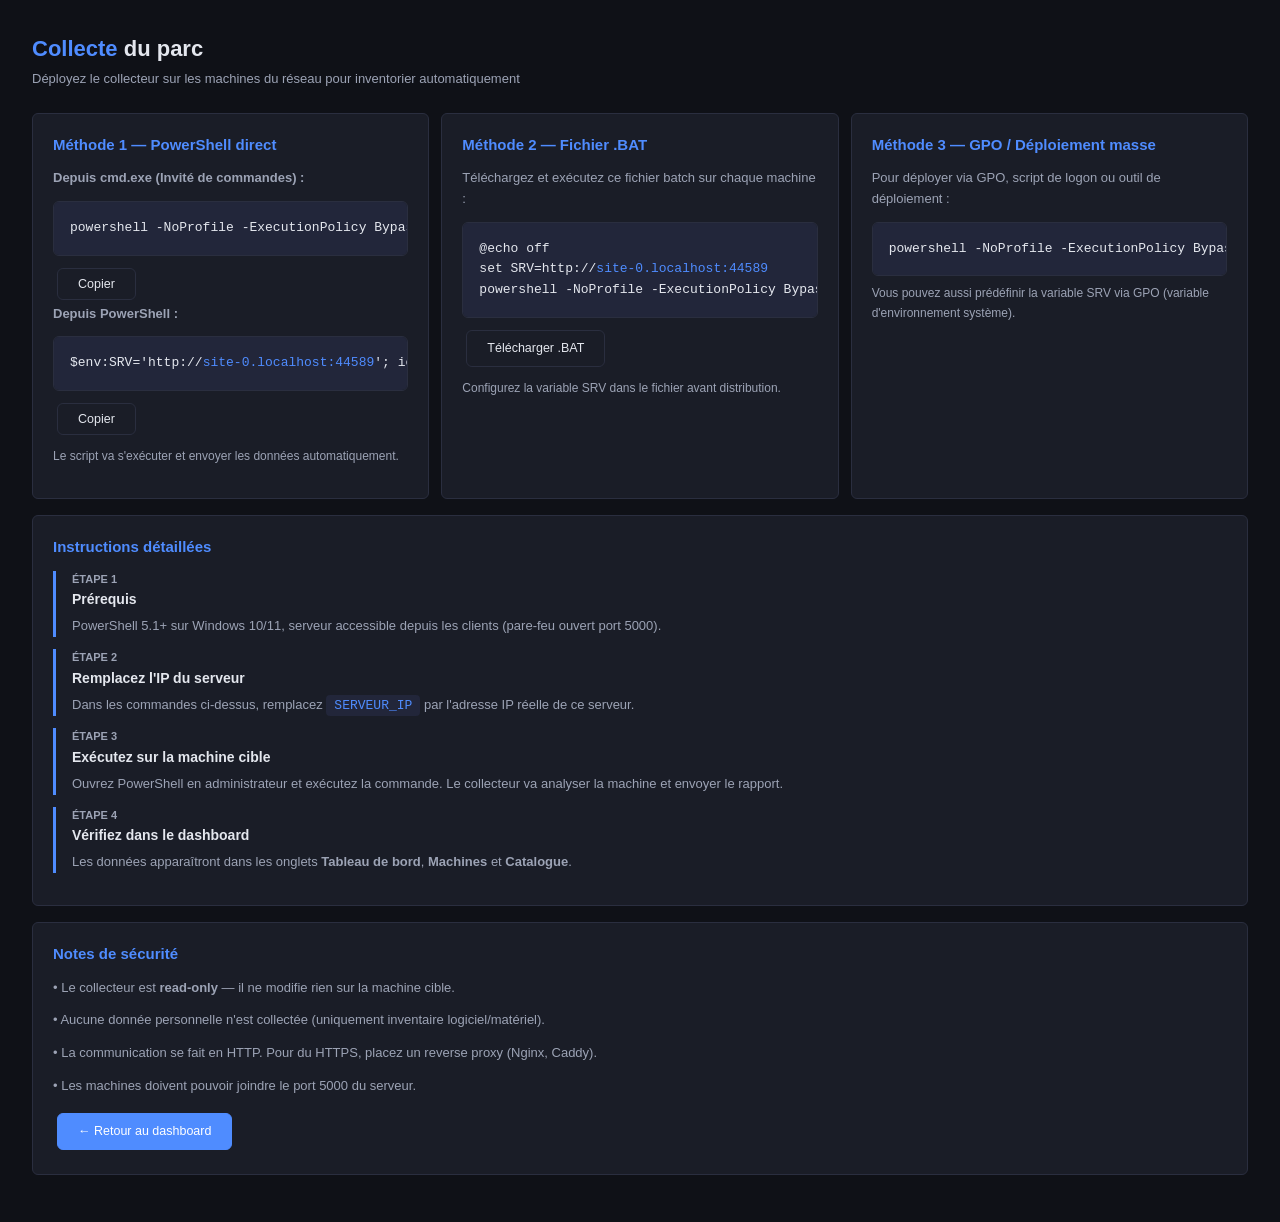
<file: dashboard/collect.html>
<!DOCTYPE html>
<html lang="fr">
<head>
<meta charset="utf-8">
<meta name="viewport" content="width=device-width,initial-scale=1">
<title>Collecte — Parc Informatique</title>
<style>
:root{--bg:#0f1117;--surface:#1a1d27;--surface-2:#22263a;--border:#2a2e3f;--text:#e4e7ee;--text-2:#9ca3b5;--accent:#4f8cff;--success:#34d399;--radius:6px}
*{margin:0;padding:0;box-sizing:border-box}
body{font-family:'Segoe UI',-apple-system,BlinkMacSystemFont,sans-serif;background:var(--bg);color:var(--text);min-height:100vh;font-size:14px;line-height:1.5;padding:32px}
h1{font-size:22px;font-weight:700;margin-bottom:4px}
h1 span{color:var(--accent)}
.sub{color:var(--text-2);font-size:13px;margin-bottom:24px}
.card{background:var(--surface);border:1px solid var(--border);border-radius:var(--radius);padding:20px;margin-bottom:16px}
.card h2{font-size:15px;font-weight:600;margin-bottom:12px;color:var(--accent)}
.card p{color:var(--text-2);font-size:13px;margin-bottom:12px;line-height:1.6}
code{background:var(--surface-2);padding:3px 8px;border-radius:4px;font-size:13px;color:var(--accent)}
pre{background:var(--surface-2);padding:16px;border-radius:var(--radius);border:1px solid var(--border);overflow-x:auto;font-size:13px;line-height:1.6;margin:8px 0}
pre .cmd{color:var(--success)}
pre .url{color:var(--accent)}
.btn{padding:8px 20px;border-radius:var(--radius);font-size:12.5px;font-family:inherit;cursor:pointer;border:1px solid var(--accent);background:var(--accent);color:#fff;transition:all .12s;text-decoration:none;display:inline-block;margin:4px}
.btn:hover{background:#3b7cff}
.btn.secondary{background:transparent;color:var(--text);border-color:var(--border)}
.btn.secondary:hover{background:var(--surface-2)}
.grid{display:grid;grid-template-columns:repeat(auto-fit,minmax(280px,1fr));gap:12px}
.step{border-left:3px solid var(--accent);padding-left:16px;margin:12px 0}
.step .num{font-size:11px;color:var(--text-2);font-weight:600;text-transform:uppercase}
.step h3{font-size:14px;margin:2px 0 6px}
.step p{font-size:13px;color:var(--text-2);margin:0}
</style>
</head>
<body>
<h1><span>Collecte</span> du parc</h1>
<p class="sub">Déployez le collecteur sur les machines du réseau pour inventorier automatiquement</p>

<div class="grid">
  <div class="card">
    <h2>Méthode 1 — PowerShell direct</h2>
    <p><strong>Depuis cmd.exe (Invité de commandes) :</strong></p>
    <pre id="cmd-ps1" style="user-select:all">powershell -NoProfile -ExecutionPolicy Bypass -Command "$env:SRV='http://<span class="url" id="srv-url-ps1">SERVEUR_IP:5000</span>'; iex (irm ($env:SRV+'/collect.ps1'))"</pre>
    <button class="btn secondary small" id="btn-copy-ps1" onclick="copyCmd('cmd-ps1', this)">Copier</button>
    <p><strong>Depuis PowerShell :</strong></p>
    <pre id="cmd-ps1b" style="user-select:all">$env:SRV='http://<span class="url" id="srv-url-ps1b">SERVEUR_IP:5000</span>'; iex (irm ($env:SRV+'/collect.ps1'))</pre>
    <button class="btn secondary small" id="btn-copy-ps1b" onclick="copyCmd('cmd-ps1b', this)">Copier</button>
    <p style="margin-top:8px;font-size:12px;color:var(--text-2)">Le script va s'exécuter et envoyer les données automatiquement.</p>
  </div>

  <div class="card">
    <h2>Méthode 2 — Fichier .BAT</h2>
    <p>Téléchargez et exécutez ce fichier batch sur chaque machine :</p>
    <pre id="cmd-bat" style="user-select:all">@echo off
set SRV=http://<span class="url" id="srv-url-bat">SERVEUR_IP:5000</span>
powershell -NoProfile -ExecutionPolicy Bypass -Command "$env:SRV='%SRV%'; iex (irm ($env:SRV+'/collect.ps1'))"</pre>
    <a class="btn secondary small" href="/collect.bat" download>Télécharger .BAT</a>
    <p style="margin-top:8px;font-size:12px;color:var(--text-2)">Configurez la variable SRV dans le fichier avant distribution.</p>
  </div>

  <div class="card">
    <h2>Méthode 3 — GPO / Déploiement masse</h2>
    <p>Pour déployer via GPO, script de logon ou outil de déploiement :</p>
    <pre id="cmd-gpo" style="user-select:all">powershell -NoProfile -ExecutionPolicy Bypass -Command "$env:SRV='http://<span class="url" id="srv-url-gpo">SERVEUR_IP:5000</span>'; iex (irm ($env:SRV+'/collect.ps1'))"</pre>
    <p style="font-size:12px;color:var(--text-2);margin-top:4px">Vous pouvez aussi prédéfinir la variable SRV via GPO (variable d'environnement système).</p>
  </div>
</div>

<div class="card">
  <h2>Instructions détaillées</h2>
  <div class="step">
    <div class="num">Étape 1</div>
    <h3>Prérequis</h3>
    <p>PowerShell 5.1+ sur Windows 10/11, serveur accessible depuis les clients (pare-feu ouvert port 5000).</p>
  </div>
  <div class="step">
    <div class="num">Étape 2</div>
    <h3>Remplacez l'IP du serveur</h3>
    <p>Dans les commandes ci-dessus, remplacez <code>SERVEUR_IP</code> par l'adresse IP réelle de ce serveur.</p>
  </div>
  <div class="step">
    <div class="num">Étape 3</div>
    <h3>Exécutez sur la machine cible</h3>
    <p>Ouvrez PowerShell en administrateur et exécutez la commande. Le collecteur va analyser la machine et envoyer le rapport.</p>
  </div>
  <div class="step">
    <div class="num">Étape 4</div>
    <h3>Vérifiez dans le dashboard</h3>
    <p>Les données apparaîtront dans les onglets <strong>Tableau de bord</strong>, <strong>Machines</strong> et <strong>Catalogue</strong>.</p>
  </div>
</div>

<div class="card">
  <h2>Notes de sécurité</h2>
  <p>• Le collecteur est <strong>read-only</strong> — il ne modifie rien sur la machine cible.</p>
  <p>• Aucune donnée personnelle n'est collectée (uniquement inventaire logiciel/matériel).</p>
  <p>• La communication se fait en HTTP. Pour du HTTPS, placez un reverse proxy (Nginx, Caddy).</p>
  <p>• Les machines doivent pouvoir joindre le port 5000 du serveur.</p>
  <a class="btn" href="/">&larr; Retour au dashboard</a>
</div>

<script>
const srvUrl = window.location.origin;
['srv-url-ps1','srv-url-ps1b','srv-url-bat','srv-url-gpo'].forEach(id => {
  const el = document.getElementById(id);
  if (el) el.textContent = srvUrl.replace(/^https?:\/\//,'');
});

function copyCmd(id, btn) {
  const el = document.getElementById(id);
  if (!el) return;
  const text = el.textContent.replace(/[ \t]+/g, ' ').trim();
  navigator.clipboard.writeText(text).then(() => {
    const orig = btn.textContent;
    btn.textContent = 'Copié !';
    setTimeout(() => btn.textContent = orig, 2000);
  });
}
</script>
</body>
</html>
</file>
